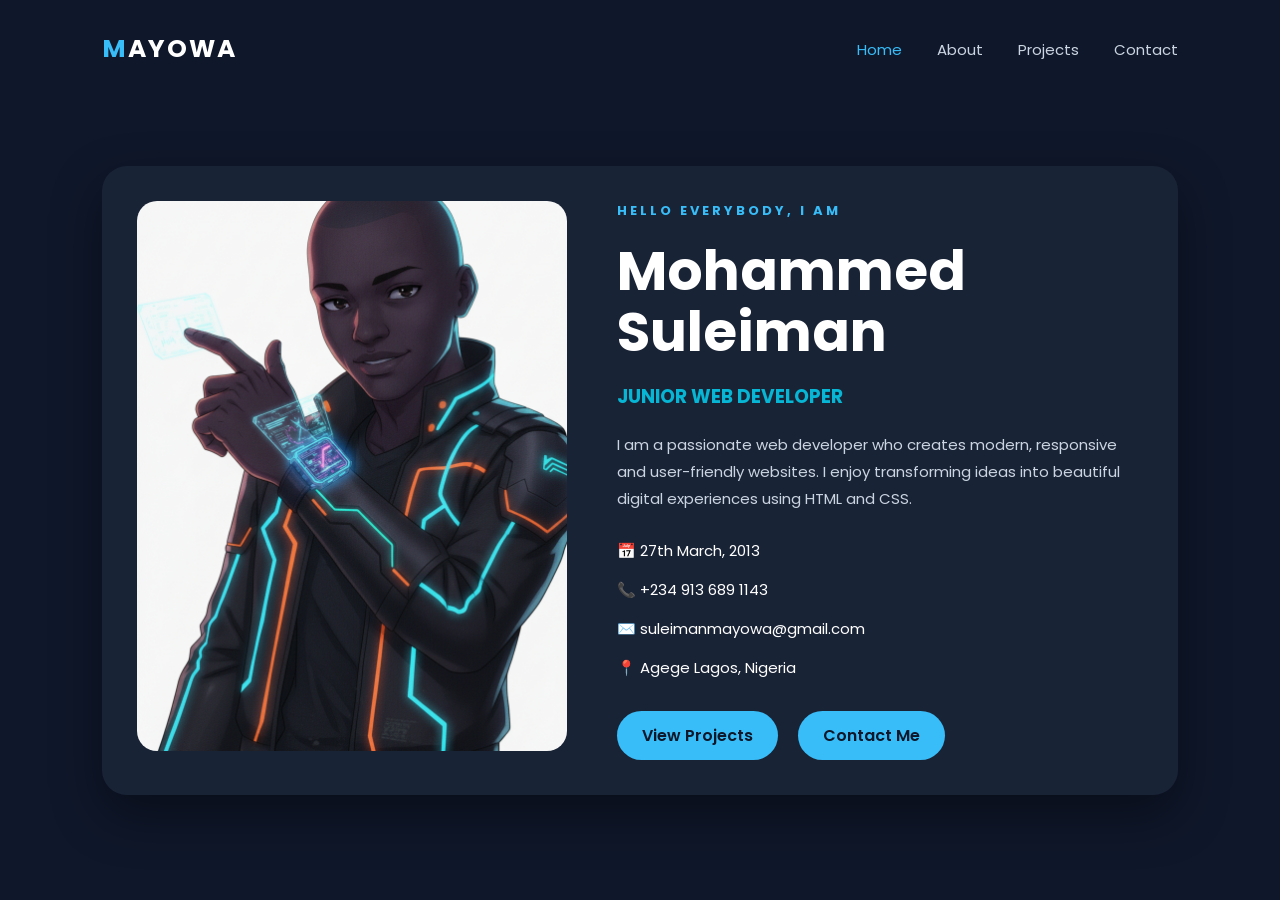
<file: index.html>
<!DOCTYPE html>
<html lang="en">
<head>

<meta charset="UTF-8">
<meta name="viewport" content="width=device-width, initial-scale=1.0">

<title>Meet Me | Web Developer</title>

<link rel="stylesheet" href="ass.css">

<link href="https://fonts.googleapis.com/css2?family=Poppins:wght@300;400;500;600;700&display=swap" rel="stylesheet">

</head>


<body>


<header>

<nav>

<h2 class="logo">
<span>M</span>AYOWA
</h2>


<ul>

<li><a href="index.html" class="active">Home</a></li>

<li><a href="about.html">About</a></li>

<li><a href="project.html">Projects</a></li>

<li><a href="contact.html">Contact</a></li>

</ul>


</nav>

</header>



<section class="hero">


<div class="card">


<div class="left">

<img src="./Image/moh.png" alt="Profile">

</div>



<div class="right">


<h5>
HELLO EVERYBODY, I AM
</h5>


<h1>
Mohammed<br>
Suleiman
</h1>


<h3>
JUNIOR WEB DEVELOPER
</h3>


<p>

I am a passionate web developer who creates
modern, responsive and user-friendly websites.

I enjoy transforming ideas into beautiful digital
experiences using HTML and CSS.

</p>



<div class="info">


<p>📅 27th March, 2013</p>

<p>📞 +234 913 689 1143</p>

<p>✉️ suleimanmayowa@gmail.com</p>

<p>📍 Agege Lagos, Nigeria</p>

</div>



<div class="buttons">

<a href="project.html">
View Projects
</a>


<a href="contact.html">
Contact Me
</a>

</div>



</div>



</div>



</section>


</body>

</html>
</file>
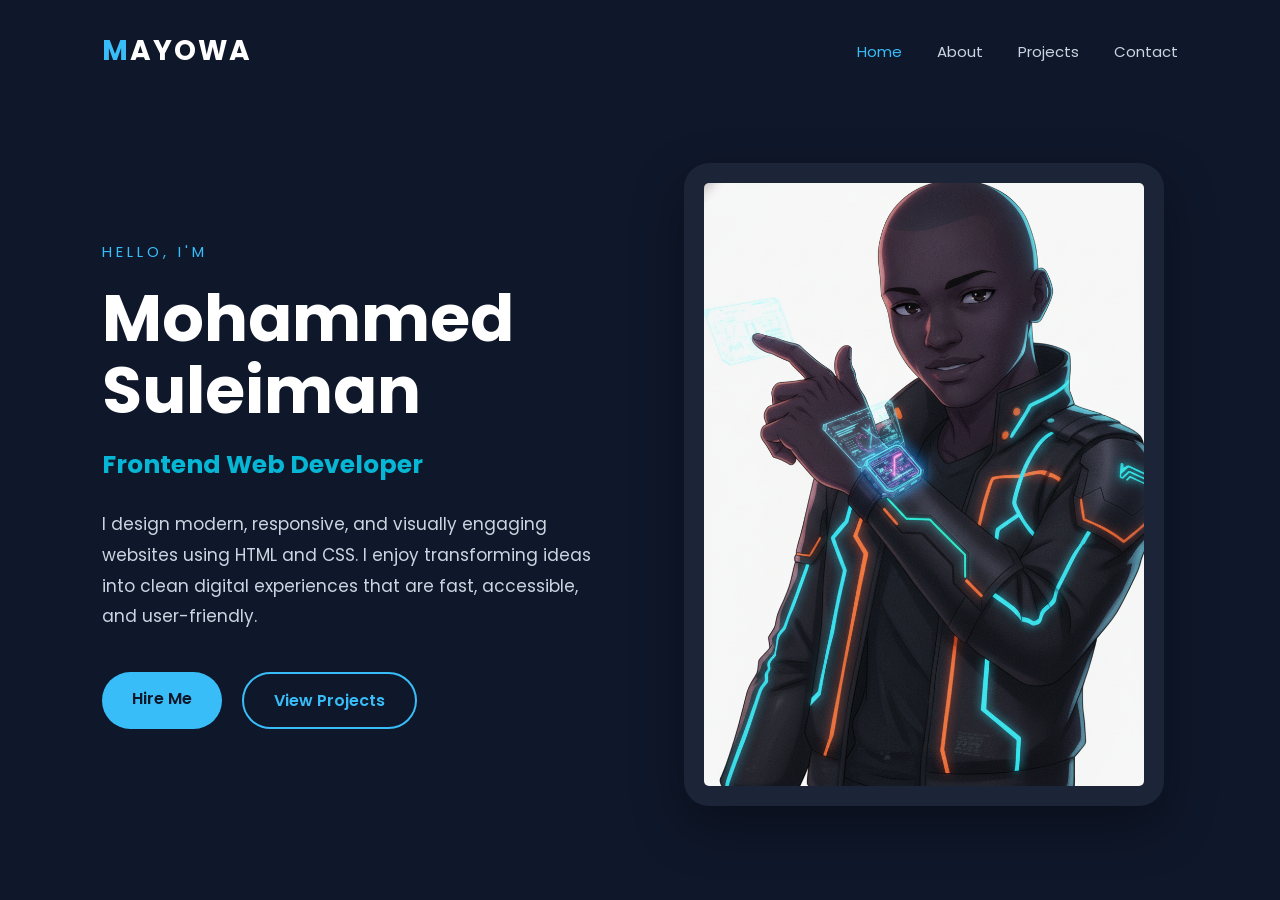
<file: portfolio/index.html>
<!DOCTYPE html>
<html lang="en">

<head>

<meta charset="UTF-8">
<meta name="viewport" content="width=device-width, initial-scale=1.0">

<title>Portfolio | Mohammed Suleiman</title>

<link rel="stylesheet" href="style/style.css">

<link href="https://fonts.googleapis.com/css2?family=Poppins:wght@300;400;500;600;700;800&display=swap" rel="stylesheet">

</head>

<body>

<header>

<nav class="navbar">

<div class="logo">

<span>M</span>AYOWA

</div>

<ul class="nav-links">

<li><a href="index.html" class="active">Home</a></li>

<li><a href="about.html">About</a></li>

<li><a href="project.html">Projects</a></li>

<li><a href="contact.html">Contact</a></li>

</ul>

</nav>

</header>


<section class="hero">

<div class="hero-content">

<p class="intro">
HELLO, I'M
</p>

<h1>

Mohammed <br>
Suleiman

</h1>

<h3>
Frontend Web Developer
</h3>

<p class="description">

I design modern, responsive, and visually engaging
websites using HTML and CSS. I enjoy transforming
ideas into clean digital experiences that are fast,
accessible, and user-friendly.

</p>

<div class="buttons">

<a href="contact.html" class="btn">
Hire Me
</a>

<a href="project.html" class="btn secondary">
View Projects
</a>

</div>

</div>



<div class="hero-image">

<img src="./image/moh.png" alt="Mohammed Suleiman">

</div>

</section>

</body>

</html>
</file>
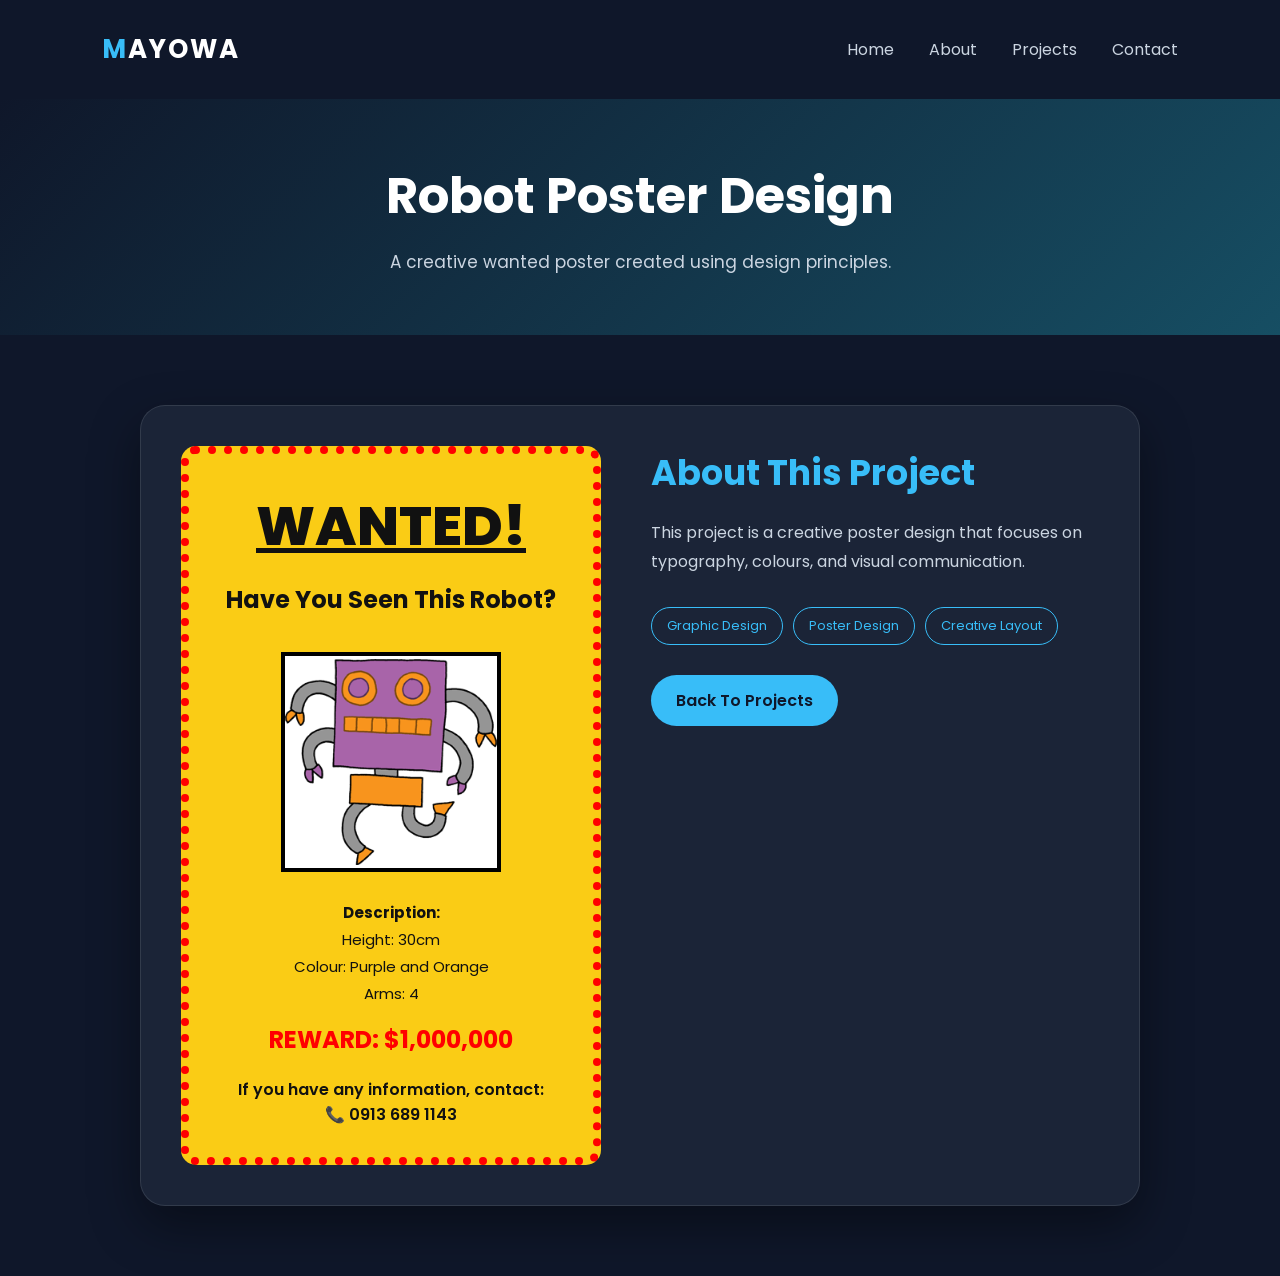
<file: Poster/index.html>
<!DOCTYPE html>
<html lang="en">

<head>

<meta charset="UTF-8">
<meta name="viewport" content="width=device-width, initial-scale=1.0">

<title>Robot Poster Project</title>

<link rel="stylesheet" href="poster.css">

<link href="https://fonts.googleapis.com/css2?family=Poppins:wght@300;400;500;600;700&display=swap" rel="stylesheet">

</head>


<body>



<header>


<nav>


<h2 class="logo">

<span>M</span>AYOWA

</h2>



<ul class="nav-links">

<li>
<a href="../index.html">Home</a>
</li>


<li>
<a href="../about.html">About</a>
</li>


<li>
<a href="../project.html" class="active">Projects</a>
</li>


<li>
<a href="../contact.html">Contact</a>
</li>


</ul>


</nav>


</header>






<section class="hero">


<h1>
Robot Poster Design
</h1>


<p>
A creative wanted poster created using design principles.
</p>


</section>







<section class="poster-section">





<div class="poster-card">



<div class="poster">


<h1>
<u>WANTED!</u>
</h1>



<h2>
Have You Seen This Robot?
</h2>




<img src="./Images/robot.png" alt="Wanted Robot">





<div class="details">


<p>
<strong>Description:</strong>
</p>


<p>
Height: 30cm
</p>


<p>
Colour: Purple and Orange
</p>


<p>
Arms: 4
</p>


</div>




<h2 class="reward">

REWARD: $1,000,000

</h2>




<p class="contact">

If you have any information,
contact:

<br>

📞 0913 689 1143

</p>



</div>






<div class="information">


<h2>
About This Project
</h2>


<p>

This project is a creative poster design
that focuses on typography, colours,
and visual communication.

</p>



<div class="skills">


<span>Graphic Design</span>

<span>Poster Design</span>

<span>Creative Layout</span>


</div>



<a href="../project.html" class="btn">

Back To Projects

</a>


</div>




</div>



</section>




</body>

</html>
</file>
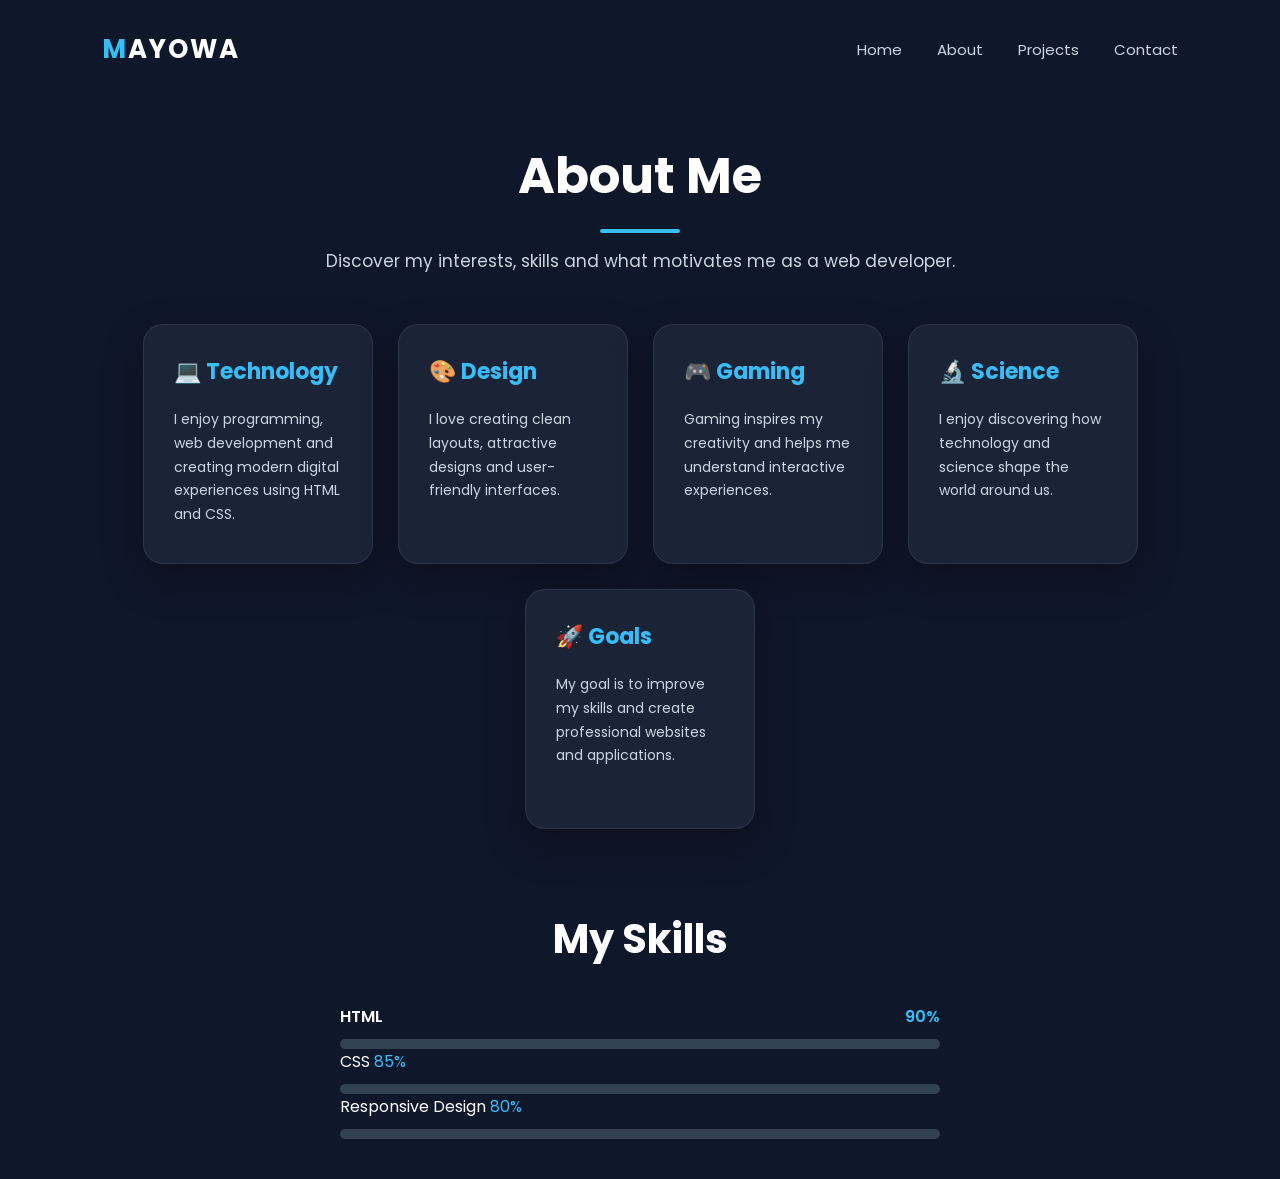
<file: about.html>
<!DOCTYPE html>
<html lang="en">

<head>

<meta charset="UTF-8">
<meta name="viewport" content="width=device-width, initial-scale=1.0">

<title>About Me</title>

<link rel="stylesheet" href="assout.css">

<link href="https://fonts.googleapis.com/css2?family=Poppins:wght@300;400;500;600;700&display=swap" rel="stylesheet">

</head>


<body>


<!-- NAVBAR -->

<header>

<nav class="navbar">


<div class="logo">

<span>M</span>AYOWA

</div>


<ul class="nav-links">


<li>
<a href="index.html">Home</a>
</li>


<li>
<a href="about.html" class="active">About</a>
</li>


<li>
<a href="project.html">Projects</a>
</li>


<li>
<a href="contact.html">Contact</a>
</li>


</ul>


</nav>

</header>




<!-- ABOUT SECTION -->


<section class="about">



<div class="about-title">


<h1>
About Me
</h1>


<p>

Discover my interests, skills and what motivates
me as a web developer.

</p>


</div>





<div class="cards">



<div class="card">

<h2>
💻 Technology
</h2>

<p>

I enjoy programming, web development and
creating modern digital experiences using
HTML and CSS.

</p>

</div>





<div class="card">

<h2>
🎨 Design
</h2>

<p>

I love creating clean layouts, attractive designs
and user-friendly interfaces.

</p>

</div>





<div class="card">

<h2>
🎮 Gaming
</h2>

<p>

Gaming inspires my creativity and helps me
understand interactive experiences.

</p>

</div>





<div class="card">

<h2>
🔬 Science
</h2>

<p>

I enjoy discovering how technology and science
shape the world around us.

</p>

</div>





<div class="card">

<h2>
🚀 Goals
</h2>

<p>

My goal is to improve my skills and create
professional websites and applications.

</p>

</div>



</div>






<!-- SKILLS -->


<div class="skills">


<h1>
My Skills
</h1>



<div class="skill-box">


<div>

HTML

<span>90%</span>

</div>

<div class="bar">

<div class="html"></div>

</div>



<div>

CSS

<span>85%</span>

</div>

<div class="bar">

<div class="css"></div>

</div>



<div>

Responsive Design

<span>80%</span>

</div>

<div class="bar">

<div class="responsive"></div>

</div>



</div>



</div>




</section>



</body>

</html>
</file>
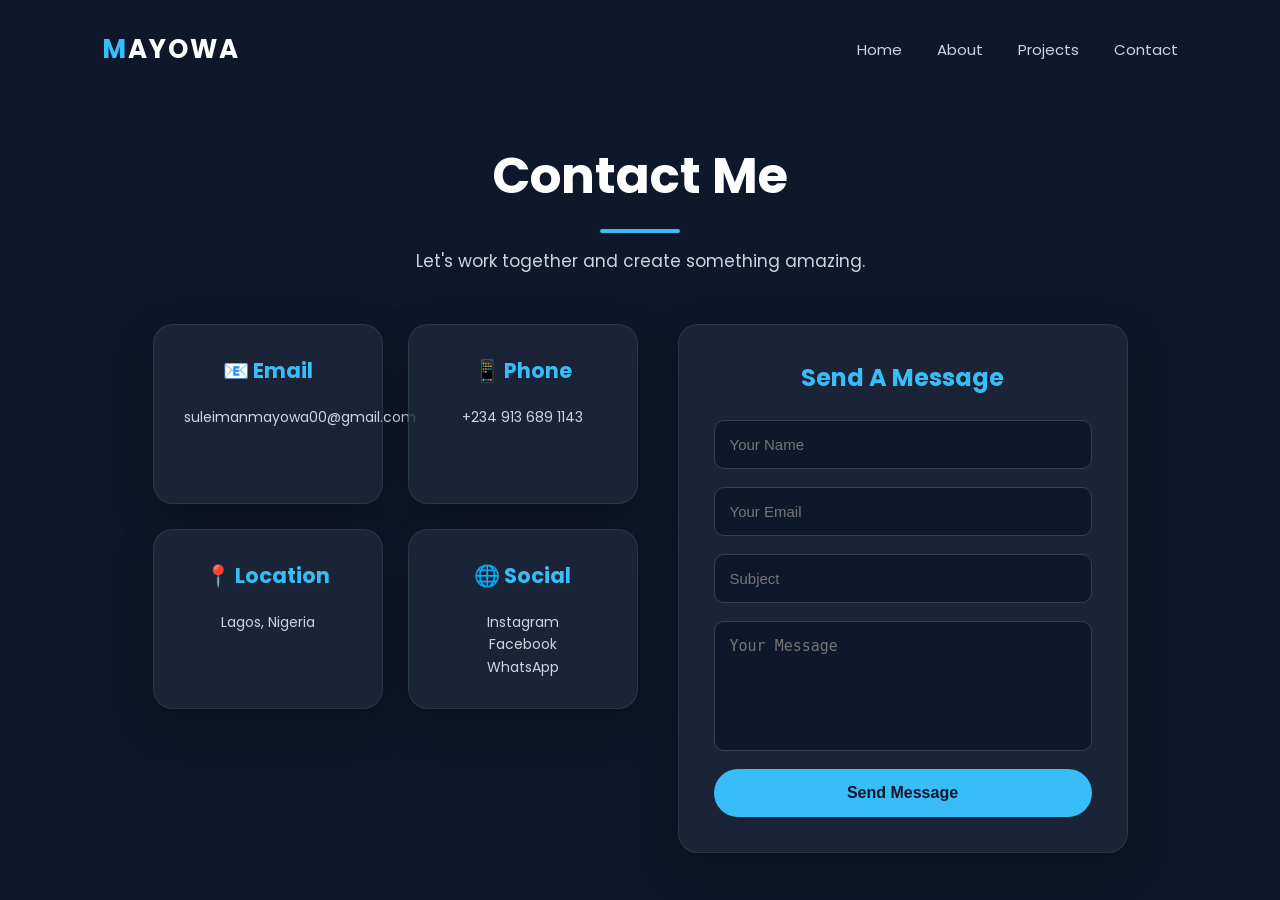
<file: contact.html>
<!DOCTYPE html>
<html lang="en">

<head>

<meta charset="UTF-8">
<meta name="viewport" content="width=device-width, initial-scale=1.0">

<title>Contact Me</title>

<link rel="stylesheet" href="assact.css">

<link href="https://fonts.googleapis.com/css2?family=Poppins:wght@300;400;500;600;700&display=swap" rel="stylesheet">

</head>


<body>


<header>

<nav class="navbar">


<div class="logo">

<span>M</span>AYOWA

</div>



<ul class="nav-links">


<li>
<a href="index.html">Home</a>
</li>


<li>
<a href="about.html">About</a>
</li>


<li>
<a href="project.html">Projects</a>
</li>


<li>
<a href="contact.html" class="active">Contact</a>
</li>


</ul>


</nav>

</header>





<section class="contact">



<div class="contact-title">


<h1>
Contact Me
</h1>


<p>
Let's work together and create something amazing.
</p>


</div>





<div class="contact-container">



<div class="contact-cards">



<div class="contact-card">

<h2>📧 Email</h2>

<p>
suleimanmayowa00@gmail.com
</p>

</div>




<div class="contact-card">

<h2>📱 Phone</h2>

<p>
+234 913 689 1143
</p>

</div>





<div class="contact-card">

<h2>📍 Location</h2>

<p>
Lagos, Nigeria
</p>

</div>




<div class="contact-card">

<h2>🌐 Social</h2>

<p>
Instagram<br>
Facebook<br>
WhatsApp
</p>

</div>



</div>






<div class="message-box">


<h2>
Send A Message
</h2>



<form>


<input type="text" placeholder="Your Name">


<input type="email" placeholder="Your Email">


<input type="text" placeholder="Subject">


<textarea placeholder="Your Message"></textarea>



<button>
Send Message
</button>


</form>



</div>



</div>



</section>



</body>

</html>
</file>
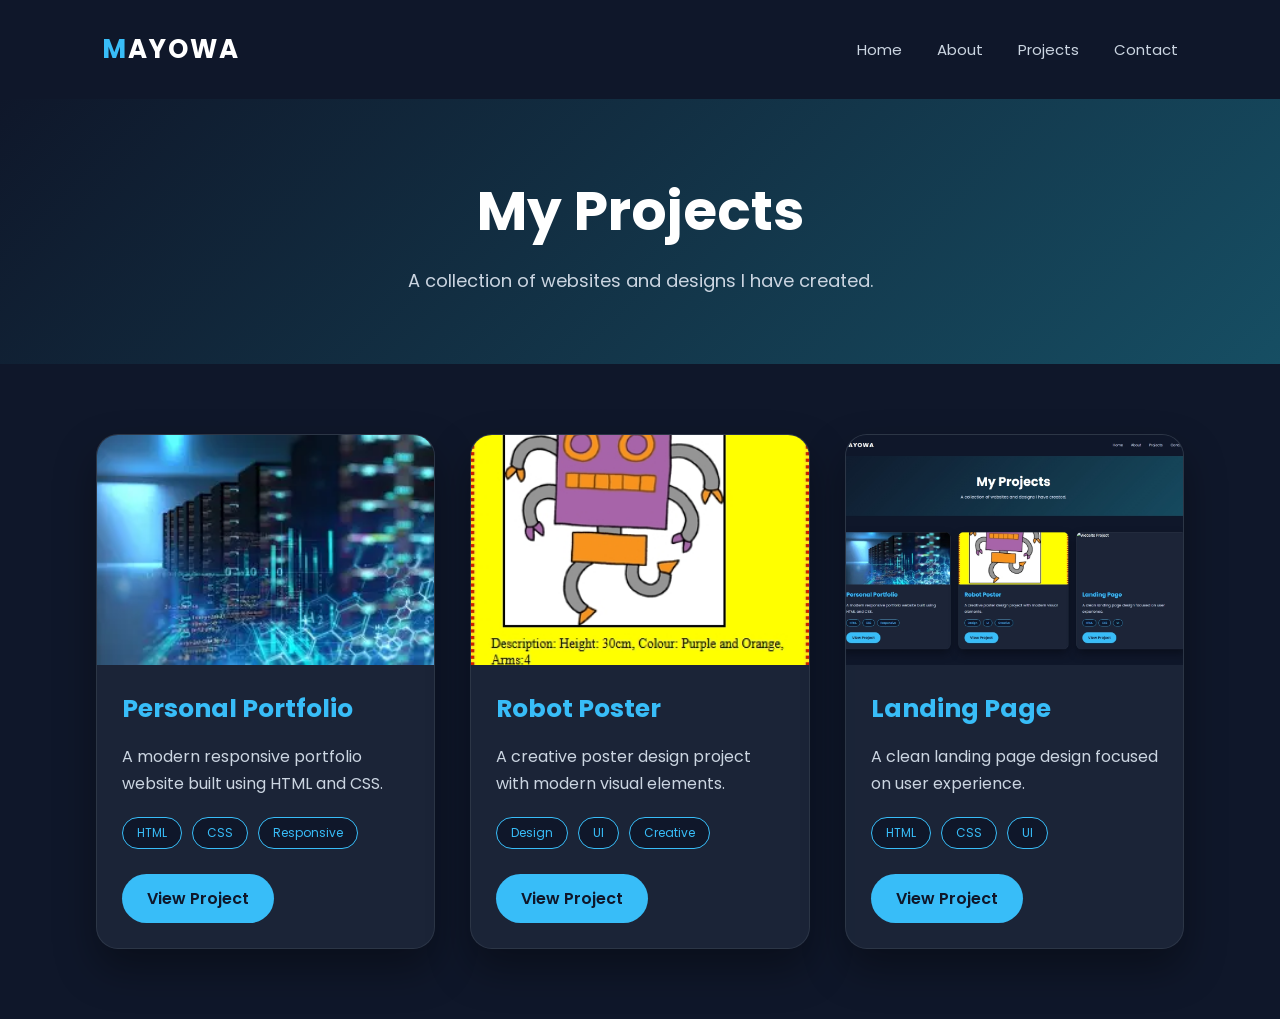
<file: project.html>
<!DOC<!DOCTYPE html>
<html lang="en">

<head>

<meta charset="UTF-8">
<meta name="viewport" content="width=device-width, initial-scale=1.0">

<title>My Projects</title>

<link rel="stylesheet" href="assect.css">


<link href="https://fonts.googleapis.com/css2?family=Poppins:wght@300;400;500;600;700&display=swap" rel="stylesheet">


</head>


<body>



<header>

<nav>


<h2 class="logo">

<span>M</span>AYOWA

</h2>



<ul class="nav-links">


<li>
<a href="index.html">Home</a>
</li>


<li>
<a href="about.html">About</a>
</li>


<li>
<a href="project.html" class="active">Projects</a>
</li>


<li>
<a href="contact.html">Contact</a>
</li>



</ul>


</nav>

</header>






<section class="hero">


<h1>
My Projects
</h1>


<p>
A collection of websites and designs I have created.
</p>



</section>







<section class="projects">





<div class="card">


<img src="Image/tech.webp" alt="Portfolio Project">


<div class="content">


<h2>
Personal Portfolio
</h2>


<p>

A modern responsive portfolio website
built using HTML and CSS.

</p>



<div class="tags">

<span>HTML</span>
<span>CSS</span>
<span>Responsive</span>

</div>



<a href="portfolio/index.html" class="btn">

View Project

</a>


</div>


</div>









<div class="card">


<img src="Image/Screenshot_5-8-2026_102348_127.0.0.1.jpeg" alt="Poster Project">



<div class="content">


<h2>
Robot Poster
</h2>


<p>

A creative poster design project
with modern visual elements.

</p>



<div class="tags">

<span>Design</span>
<span>UI</span>
<span>Creative</span>

</div>




<a href="Poster/index.html" class="btn">

View Project

</a>


</div>


</div>







<div class="card">


<img src="Image/Screenshot_5-8-2026_142232_127.0.0.1.jpeg" alt="Website Project">



<div class="content">


<h2>
Landing Page
</h2>


<p>

A clean landing page design focused
on user experience.

</p>



<div class="tags">

<span>HTML</span>
<span>CSS</span>
<span>UI</span>

</div>




<a href="project.html" class="btn">

View Project

</a>


</div>


</div>





</section>




</body>

</html>
</file>
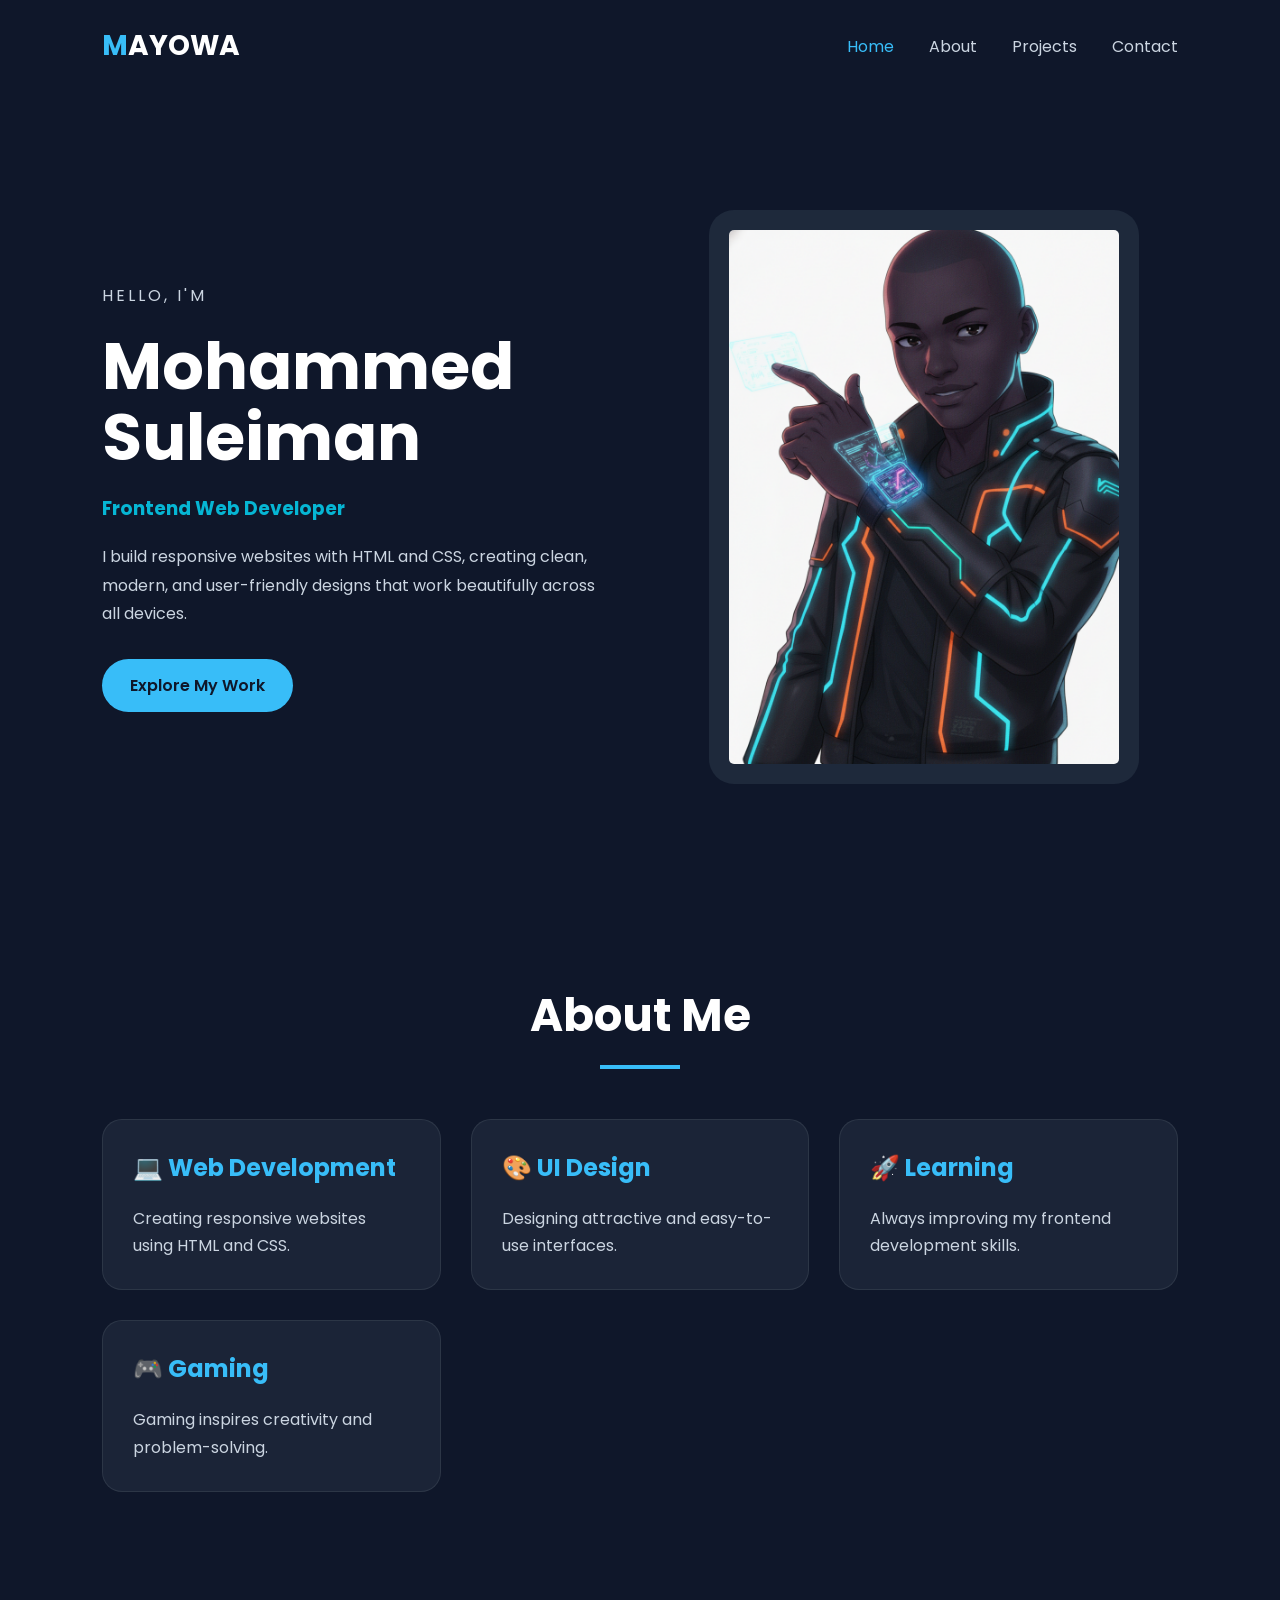
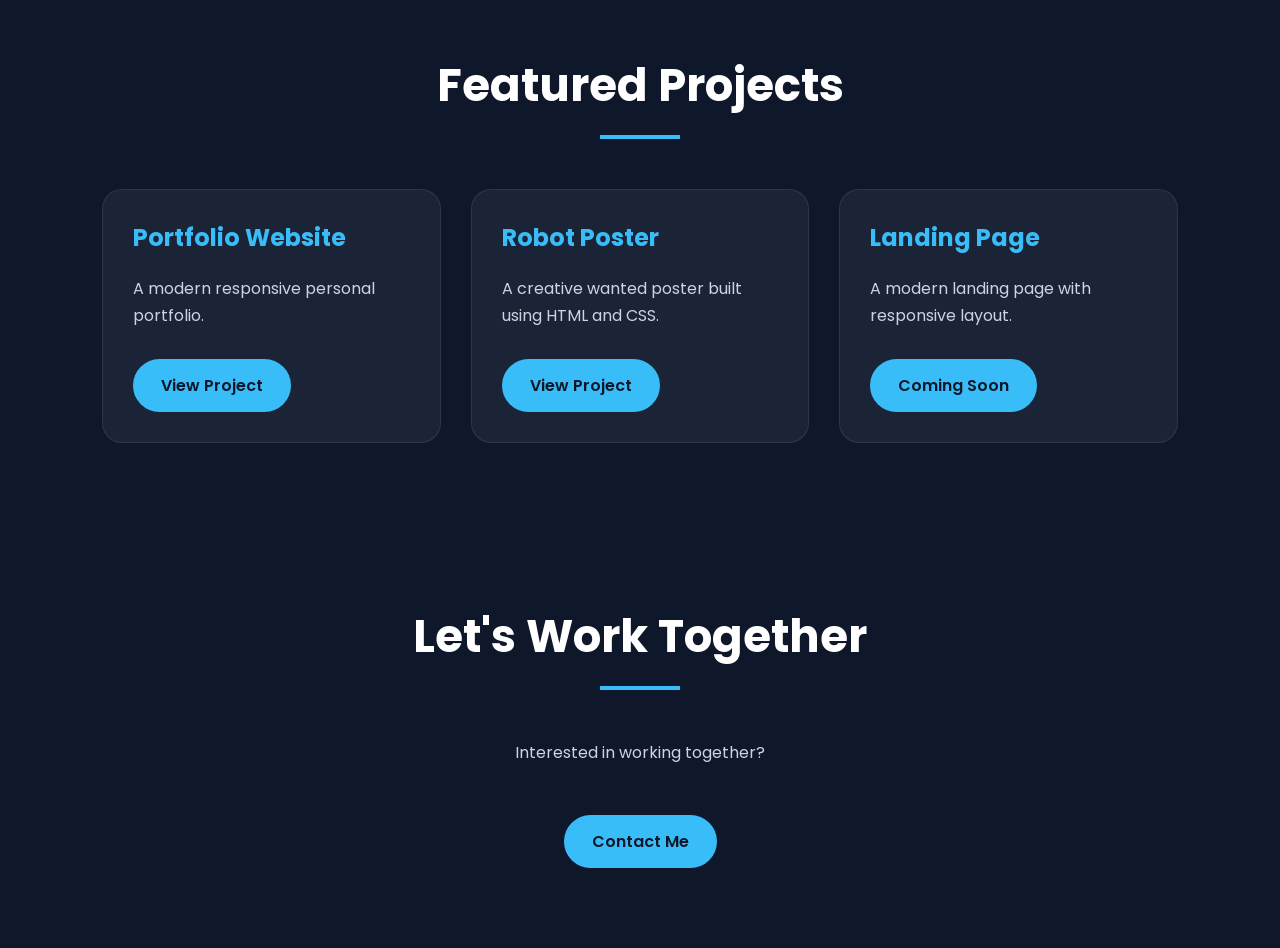
<file: portfolio/about.html>
<!DOCTYPE html>
<html lang="en">

<head>

<meta charset="UTF-8">
<meta name="viewport" content="width=device-width, initial-scale=1.0">

<title>Mohammed Suleiman | Portfolio</title>

<link rel="stylesheet" href="style/style3.css">

<link href="https://fonts.googleapis.com/css2?family=Poppins:wght@300;400;500;600;700;800&display=swap" rel="stylesheet">

</head>

<body>

<header>

<nav>

<h2 class="logo">
<span>M</span>AYOWA
</h2>

<ul>

<li><a href="#home" class="active">Home</a></li>

<li><a href="#about">About</a></li>

<li><a href="#projects">Projects</a></li>

<li><a href="#contact">Contact</a></li>

</ul>

</nav>

</header>

<!-- HERO -->

<section id="home" class="hero">

<div class="hero-text">

<p class="small-title">
HELLO, I'M
</p>

<h1>
Mohammed <br>
Suleiman
</h1>

<h3>
Frontend Web Developer
</h3>

<p>

I build responsive websites with HTML and CSS,
creating clean, modern, and user-friendly designs
that work beautifully across all devices.

</p>

<a href="#projects" class="btn">
Explore My Work
</a>

</div>

<div class="hero-image">

<img src="./image/moh.png" alt="Mohammed Suleiman">

</div>

</section>

<!-- ABOUT -->

<section id="about">

<h1 class="title">
About Me
</h1>

<div class="cards">

<div class="card">

<h2>💻 Web Development</h2>

<p>

Creating responsive websites using HTML and CSS.

</p>

</div>

<div class="card">

<h2>🎨 UI Design</h2>

<p>

Designing attractive and easy-to-use interfaces.

</p>

</div>

<div class="card">

<h2>🚀 Learning</h2>

<p>

Always improving my frontend development skills.

</p>

</div>

<div class="card">

<h2>🎮 Gaming</h2>

<p>

Gaming inspires creativity and problem-solving.

</p>

</div>

</div>

</section>

<!-- PROJECTS -->

<section id="projects">

<h1 class="title">
Featured Projects
</h1>

<div class="cards">

<div class="card">

<h2>Portfolio Website</h2>

<p>

A modern responsive personal portfolio.

</p>

<a href="project.html" class="project-btn">

View Project

</a>

</div>

<div class="card">

<h2>Robot Poster</h2>

<p>

A creative wanted poster built using HTML and CSS.

</p>

<a href="Poster/index.html" class="project-btn">

View Project

</a>

</div>

<div class="card">

<h2>Landing Page</h2>

<p>

A modern landing page with responsive layout.

</p>

<a href="#" class="project-btn">

Coming Soon

</a>

</div>

</div>

</section>

<!-- CONTACT -->

<section id="contact">

<h1 class="title">
Let's Work Together
</h1>

<p>

Interested in working together?

</p>

<a href="contact.html" class="btn">

Contact Me

</a>

</section>

</body>

</html>
</file>
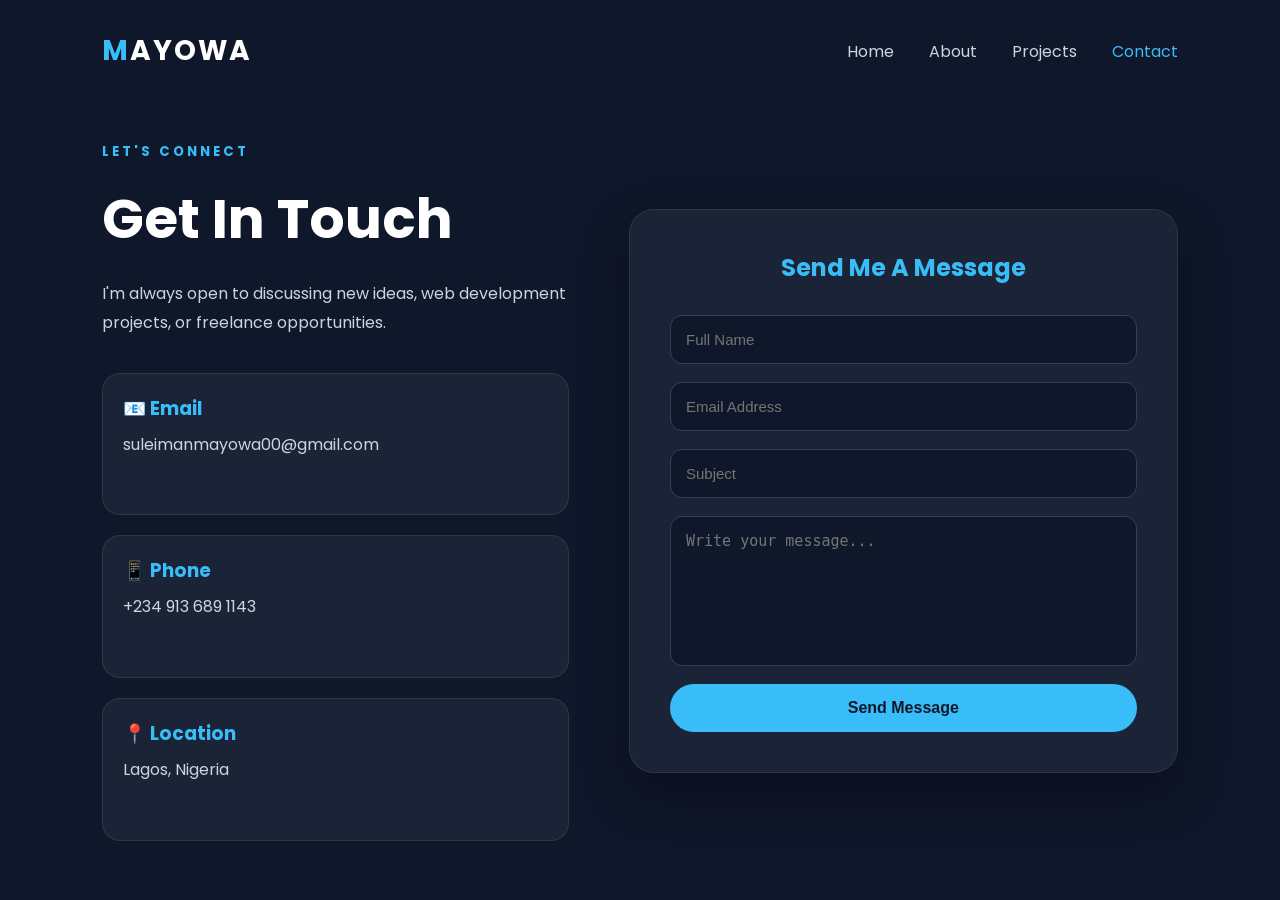
<file: portfolio/contact.html>
<!DOCTYPE html>
<html lang="en">

<head>

<meta charset="UTF-8">
<meta name="viewport" content="width=device-width, initial-scale=1.0">

<title>Contact | Mohammed Suleiman</title>

<link rel="stylesheet" href="style/style2.css">

<link href="https://fonts.googleapis.com/css2?family=Poppins:wght@300;400;500;600;700&display=swap" rel="stylesheet">

</head>

<body>

<header>

<nav>

<h2 class="logo">

<span>M</span>AYOWA

</h2>

<ul>

<li><a href="index.html">Home</a></li>

<li><a href="about.html">About</a></li>

<li><a href="project.html">Projects</a></li>

<li><a href="contact.html" class="active">Contact</a></li>

</ul>

</nav>

</header>



<section class="contact">

<div class="contact-info">

<h5>
LET'S CONNECT
</h5>

<h1>
Get In Touch
</h1>

<p>

I'm always open to discussing new ideas,
web development projects, or freelance opportunities.

</p>

<div class="details">

<div class="detail">

<h3>📧 Email</h3>

<p>suleimanmayowa00@gmail.com</p>

</div>

<div class="detail">

<h3>📱 Phone</h3>

<p>+234 913 689 1143</p>

</div>

<div class="detail">

<h3>📍 Location</h3>

<p>Lagos, Nigeria</p>

</div>

</div>

</div>

<div class="contact-form">

<h2>
Send Me A Message
</h2>

<form>

<input
type="text"
placeholder="Full Name"
required>

<input
type="email"
placeholder="Email Address"
required>

<input
type="text"
placeholder="Subject"
required>

<textarea
placeholder="Write your message..."
required></textarea>

<button type="submit">

Send Message

</button>

</form>

</div>

</section>

</body>

</html>
</file>
<file: ass.css>
*{

margin:0;
padding:0;
box-sizing:border-box;

}


body{

font-family:'Poppins',sans-serif;

background:#0f172a;

color:white;

min-height:100vh;

}



/* NAVBAR */


header{

padding:30px 8%;

}


nav{

display:flex;

justify-content:space-between;

align-items:center;

}



.logo{

font-size:25px;

letter-spacing:2px;

}


.logo span{

color:#38bdf8;

}



nav ul{

display:flex;

gap:35px;

list-style:none;

}



nav a{

text-decoration:none;

color:#cbd5e1;

font-size:15px;

transition:.3s;

}



nav a:hover,
.active{

color:#38bdf8;

}



/* HERO */


.hero{

min-height:85vh;

display:flex;

justify-content:center;

align-items:center;

padding:40px 8%;

}




.card{

max-width:1100px;

width:100%;

display:flex;

gap:50px;

padding:35px;

background:

rgba(30,41,59,.75);

backdrop-filter:blur(15px);

border-radius:25px;

box-shadow:
0 20px 50px rgba(0,0,0,.4);

transition:.4s;

}



.card:hover{

transform:translateY(-10px);

}



/* IMAGE */


.left{

width:45%;

}



.left img{

width:100%;

height:550px;

object-fit:cover;

border-radius:20px;

}



.left img:hover{

transform:scale(1.03);

}



/* TEXT */


.right{

width:55%;

}



.right h5{

color:#38bdf8;

letter-spacing:3px;

font-size:13px;

}



.right h1{

font-size:55px;

line-height:1.1;

margin:20px 0;

}



.right h3{

color:#06b6d4;

margin-bottom:20px;

}



.right p{

color:#cbd5e1;

line-height:1.8;

font-size:15px;

}



.info{

margin-top:25px;

}



.info p{

margin:12px 0;

color:white;

}



/* BUTTONS */


.buttons{

margin-top:30px;

display:flex;

gap:20px;

}



.buttons a{

padding:12px 25px;

border-radius:30px;

background:#38bdf8;

color:#0f172a;

text-decoration:none;

font-weight:600;

transition:.3s;

}



.buttons a:hover{

background:white;

transform:translateY(-5px);

}



/* RESPONSIVE */


@media(max-width:900px){


nav{

flex-direction:column;

gap:20px;

}


nav ul{

gap:20px;

}


.card{

flex-direction:column;

}



.left,
.right{

width:100%;

}


.left img{

height:400px;

}



.right h1{

font-size:40px;

}


}



@media(max-width:500px){


header{

padding:25px;

}



nav ul{

flex-direction:column;

align-items:center;

}



.hero{

padding:20px;

}



.card{

padding:20px;

}



.left img{

height:350px;

}



.right h1{

font-size:32px;

}



.buttons{

flex-direction:column;

}



.buttons a{

text-align:center;

}


}
</file>
<file: portfolio/style/style.css>
*{

margin:0;
padding:0;
box-sizing:border-box;

}

html{

scroll-behavior:smooth;

}

body{

font-family:'Poppins',sans-serif;
background:#0f172a;
color:#fff;
overflow-x:hidden;

}

/* ===========================
NAVBAR
=========================== */

header{

padding:30px 8%;

}

.navbar{

display:flex;
justify-content:space-between;
align-items:center;

}

.logo{

font-size:28px;
font-weight:700;
letter-spacing:2px;

}

.logo span{

color:#38bdf8;

}

.nav-links{

display:flex;
gap:35px;
list-style:none;

}

.nav-links a{

text-decoration:none;
color:#cbd5e1;
font-size:15px;
transition:.3s;

}

.nav-links a:hover,
.nav-links .active{

color:#38bdf8;

}

/* ===========================
HERO
=========================== */

.hero{

min-height:85vh;

display:flex;

align-items:center;

justify-content:space-between;

padding:40px 8%;

gap:60px;

}

/* LEFT */

.hero-content{

flex:1;

}

.intro{

color:#38bdf8;

letter-spacing:4px;

font-size:15px;

margin-bottom:20px;

}

.hero-content h1{

font-size:65px;

line-height:1.1;

margin-bottom:20px;

}

.hero-content h3{

color:#06b6d4;

margin-bottom:25px;

font-size:25px;

}

.description{

color:#cbd5e1;

font-size:17px;

line-height:1.8;

max-width:600px;

}

/* BUTTONS */

.buttons{

display:flex;

gap:20px;

margin-top:40px;

}

.btn{

padding:14px 30px;

background:#38bdf8;

color:#0f172a;

text-decoration:none;

font-weight:600;

border-radius:40px;

transition:.3s;

}

.btn:hover{

background:white;

transform:translateY(-5px);

}

.secondary{

background:transparent;

border:2px solid #38bdf8;

color:#38bdf8;

}

.secondary:hover{

background:#38bdf8;

color:#0f172a;

}

/* IMAGE */

.hero-image{

flex:1;

display:flex;

justify-content:center;

}

.hero-image img{

width:100%;

max-width:480px;

border-radius:25px;

background:rgba(30,41,59,.8);

padding:20px;

box-shadow:0 20px 50px rgba(0,0,0,.35);

transition:.4s;

}

.hero-image img:hover{

transform:translateY(-10px) scale(1.02);

}

/* ===========================
RESPONSIVE
=========================== */

@media(max-width:992px){

.hero{

flex-direction:column-reverse;

text-align:center;

}

.description{

margin:auto;

}

.buttons{

justify-content:center;

}

.hero-content h1{

font-size:48px;

}

.hero-image img{

max-width:380px;

}

}

@media(max-width:768px){

.navbar{

flex-direction:column;

gap:25px;

}

.nav-links{

gap:20px;

flex-wrap:wrap;

justify-content:center;

}

.hero-content h1{

font-size:38px;

}

.hero-content h3{

font-size:20px;

}

.description{

font-size:15px;

}

.buttons{

flex-direction:column;

}

.btn{

text-align:center;

}

.hero-image img{

max-width:300px;

}

}
</file>
<file: Poster/poster.css>
*{

margin:0;
padding:0;
box-sizing:border-box;

}



body{

font-family:'Poppins',sans-serif;

background:#0f172a;

color:white;

}




/* NAVBAR */


header{

padding:30px 8%;

}


nav{

display:flex;

justify-content:space-between;

align-items:center;

}



.logo{

font-size:26px;

font-weight:700;

letter-spacing:2px;

}



.logo span{

color:#38bdf8;

}




.nav-links{

display:flex;

gap:35px;

list-style:none;

}



.nav-links a{

text-decoration:none;

color:#cbd5e1;

transition:.3s;

}



.nav-links a:hover,
.active{

color:#38bdf8;

}






/* HERO */


.hero{

padding:60px 20px;

text-align:center;

background:

linear-gradient(
135deg,
#0f172a,
#164e63
);

}



.hero h1{

font-size:50px;

margin-bottom:15px;

}



.hero p{

color:#cbd5e1;

font-size:17px;

}





/* MAIN SECTION */


.poster-section{

padding:70px 8%;

display:flex;

justify-content:center;

}



.poster-card{

max-width:1000px;

width:100%;

display:flex;

gap:50px;

background:

rgba(30,41,59,.8);

padding:40px;

border-radius:25px;

box-shadow:
0 20px 50px rgba(0,0,0,.4);

border:1px solid rgba(255,255,255,.1);

}







/* POSTER */


.poster{

width:420px;

background:#facc15;

color:#111;

padding:30px;

border:8px dotted red;

text-align:center;

border-radius:15px;

transition:.4s;

}



.poster:hover{

transform:scale(1.03);

}




.poster h1{

font-size:55px;

font-weight:800;

}



.poster h2{

margin:15px 0;

}



.poster img{

width:220px;

height:220px;

object-fit:contain;

background:white;

border:4px solid black;

margin:20px;

}



.details{

font-size:15px;

line-height:1.8;

}




.reward{

color:red;

font-size:24px;

}




.contact{

font-weight:600;

margin-top:20px;

}







/* INFORMATION */


.information{

flex:1;

}



.information h2{

font-size:35px;

color:#38bdf8;

margin-bottom:20px;

}



.information p{

color:#cbd5e1;

line-height:1.8;

}



.skills{

display:flex;

gap:10px;

flex-wrap:wrap;

margin:30px 0;

}



.skills span{

padding:8px 15px;

border-radius:20px;

border:1px solid #38bdf8;

color:#38bdf8;

font-size:13px;

}




.btn{

display:inline-block;

padding:13px 25px;

background:#38bdf8;

color:#0f172a;

text-decoration:none;

border-radius:30px;

font-weight:600;

transition:.3s;

}



.btn:hover{

background:white;

transform:translateY(-5px);

}





/* RESPONSIVE */


@media(max-width:900px){


.poster-card{

flex-direction:column;

align-items:center;

}



.poster{

width:100%;

max-width:420px;

}


.information{

text-align:center;

}



}



@media(max-width:600px){


nav{

flex-direction:column;

gap:25px;

}



.nav-links{

gap:20px;

flex-wrap:wrap;

justify-content:center;

}



.hero h1{

font-size:35px;

}



.poster{

padding:20px;

}



.poster h1{

font-size:40px;

}


}
</file>
<file: assout.css>
*{

margin:0;
padding:0;
box-sizing:border-box;

}


body{

font-family:'Poppins',sans-serif;

background:#0f172a;

color:white;

}




/* NAVBAR */


header{

padding:30px 8%;

}



.navbar{

display:flex;

justify-content:space-between;

align-items:center;

}



.logo{

font-size:26px;

font-weight:700;

letter-spacing:2px;

}



.logo span{

color:#38bdf8;

}




.nav-links{

display:flex;

gap:35px;

list-style:none;

}



.nav-links a{

color:#cbd5e1;

text-decoration:none;

font-size:15px;

transition:.3s;

}



.nav-links a:hover,
.active{

color:#38bdf8;

}





/* ABOUT */


.about{

padding:40px 8%;

}



.about-title{

text-align:center;

margin-bottom:50px;

}



.about-title h1{

font-size:50px;

}



.about-title h1::after{

content:"";

display:block;

width:80px;

height:4px;

background:#38bdf8;

margin:15px auto;

border-radius:20px;

}



.about-title p{

color:#cbd5e1;

font-size:17px;

}





/* CARDS */


.cards{

display:flex;

justify-content:center;

gap:25px;

flex-wrap:wrap;

}



.card{

width:230px;

min-height:240px;

padding:30px;

background:rgba(30,41,59,.8);

border-radius:20px;

border:1px solid rgba(255,255,255,.08);

box-shadow:0 15px 40px rgba(0,0,0,.3);

transition:.4s;

}



.card:hover{

transform:translateY(-12px);

border-color:#38bdf8;

}



.card h2{

color:#38bdf8;

font-size:22px;

margin-bottom:20px;

}



.card p{

color:#cbd5e1;

line-height:1.7;

font-size:14px;

}





/* SKILLS */


.skills{

margin-top:80px;

text-align:center;

}



.skills h1{

font-size:40px;

margin-bottom:35px;

}




.skill-box{

max-width:600px;

margin:auto;

text-align:left;

}




.skill-box div:first-child{

display:flex;

justify-content:space-between;

margin-top:20px;

font-weight:600;

}



.skill-box span{

color:#38bdf8;

}



.bar{

height:10px;

background:#334155;

border-radius:20px;

overflow:hidden;

margin-top:10px;

}



.bar div{

height:100%;

background:#38bdf8;

border-radius:20px;

}



.html{

width:90%;

}



.css{

width:85%;

}



.responsive{

width:80%;

}




/* RESPONSIVE */


@media(max-width:800px){


.navbar{

flex-direction:column;

gap:25px;

}


.nav-links{

gap:20px;

}


.about-title h1{

font-size:38px;

}


.card{

width:90%;

}


}
</file>
<file: assact.css>
*{

margin:0;
padding:0;
box-sizing:border-box;

}


body{

font-family:'Poppins',sans-serif;

background:#0f172a;

color:white;

}





/* NAVBAR */


header{

padding:30px 8%;

}



.navbar{

display:flex;

justify-content:space-between;

align-items:center;

}



.logo{

font-size:26px;

font-weight:700;

letter-spacing:2px;

}



.logo span{

color:#38bdf8;

}



.nav-links{

display:flex;

gap:35px;

list-style:none;

}



.nav-links a{

text-decoration:none;

color:#cbd5e1;

font-size:15px;

transition:.3s;

}



.nav-links a:hover,
.active{

color:#38bdf8;

}





/* CONTACT */


.contact{

padding:40px 8%;

}



.contact-title{

text-align:center;

margin-bottom:50px;

}



.contact-title h1{

font-size:50px;

}



.contact-title h1::after{

content:"";

display:block;

height:4px;

width:80px;

background:#38bdf8;

margin:15px auto;

border-radius:20px;

}



.contact-title p{

color:#cbd5e1;

font-size:17px;

}





.contact-container{

display:flex;

justify-content:center;

gap:40px;

align-items:flex-start;

}





/* CARDS */


.contact-cards{

display:grid;

grid-template-columns:repeat(2,230px);

gap:25px;

}




.contact-card{

background:rgba(30,41,59,.8);

padding:30px;

height:180px;

border-radius:20px;

text-align:center;

border:1px solid rgba(255,255,255,.08);

transition:.4s;

box-shadow:0 15px 40px rgba(0,0,0,.3);

}



.contact-card:hover{

transform:translateY(-10px);

border-color:#38bdf8;

}



.contact-card h2{

color:#38bdf8;

font-size:21px;

margin-bottom:20px;

}



.contact-card p{

color:#cbd5e1;

line-height:1.6;

font-size:14px;

}





/* FORM */


.message-box{

width:450px;

background:rgba(30,41,59,.8);

padding:35px;

border-radius:20px;

border:1px solid rgba(255,255,255,.08);

box-shadow:0 15px 40px rgba(0,0,0,.3);

}



.message-box h2{

text-align:center;

margin-bottom:25px;

color:#38bdf8;

}



form{

display:flex;

flex-direction:column;

gap:18px;

}



input,
textarea{


padding:15px;

background:#0f172a;

border:1px solid #334155;

border-radius:10px;

color:white;

font-size:15px;

outline:none;

}



input:focus,
textarea:focus{

border-color:#38bdf8;

}



textarea{

height:130px;

resize:none;

}



button{


padding:15px;

border:none;

border-radius:30px;

background:#38bdf8;

color:#0f172a;

font-size:16px;

font-weight:600;

cursor:pointer;

transition:.3s;

}



button:hover{

background:white;

transform:translateY(-5px);

}






/* RESPONSIVE */


@media(max-width:1000px){


.contact-container{

flex-direction:column;

align-items:center;

}


.message-box{

width:100%;

max-width:500px;

}


}




@media(max-width:700px){



.navbar{

flex-direction:column;

gap:25px;

}



.nav-links{

gap:20px;

}



.contact-cards{

grid-template-columns:1fr;

}



.contact-title h1{

font-size:38px;

}



}
</file>
<file: assect.css>
*{

margin:0;
padding:0;
box-sizing:border-box;

}



body{

font-family:'Poppins',sans-serif;

background:#0f172a;

color:white;

}



/* NAVBAR */


header{

padding:30px 8%;

}



nav{

display:flex;

justify-content:space-between;

align-items:center;

}



.logo{

font-size:26px;

font-weight:700;

letter-spacing:2px;

}



.logo span{

color:#38bdf8;

}



.nav-links{

display:flex;

gap:35px;

list-style:none;

}



.nav-links a{

color:#cbd5e1;

text-decoration:none;

transition:.3s;

font-size:15px;

}



.nav-links a:hover,
.active{

color:#38bdf8;

}






/* HERO */


.hero{

text-align:center;

padding:70px 20px;

background:

linear-gradient(
135deg,
#0f172a,
#164e63
);

}



.hero h1{

font-size:55px;

margin-bottom:15px;

}



.hero p{

color:#cbd5e1;

font-size:18px;

}







/* PROJECTS */


.projects{

width:85%;

margin:70px auto;

display:grid;

grid-template-columns:
repeat(auto-fit,minmax(300px,1fr));

gap:35px;

}






/* CARD */


.card{

background:

rgba(30,41,59,.8);

border-radius:22px;

overflow:hidden;

border:1px solid rgba(255,255,255,.08);

box-shadow:
0 20px 40px rgba(0,0,0,.35);

transition:.4s;

}



.card:hover{

transform:translateY(-12px);

border-color:#38bdf8;

}




.card img{

width:100%;

height:230px;

object-fit:cover;

transition:.5s;

}



.card:hover img{

transform:scale(1.1);

}





.content{

padding:25px;

}



.content h2{

color:#38bdf8;

margin-bottom:15px;

font-size:25px;

}



.content p{

color:#cbd5e1;

line-height:1.7;

margin-bottom:20px;

}






/* TAGS */


.tags{

display:flex;

gap:10px;

flex-wrap:wrap;

margin-bottom:25px;

}



.tags span{

background:#0f172a;

border:1px solid #38bdf8;

color:#38bdf8;

padding:6px 14px;

border-radius:20px;

font-size:12px;

}






/* BUTTON */


.btn{

display:inline-block;

padding:12px 25px;

background:#38bdf8;

color:#0f172a;

border-radius:30px;

font-weight:600;

text-decoration:none;

transition:.3s;

}



.btn:hover{

background:white;

transform:translateY(-5px);

}







/* RESPONSIVE */


@media(max-width:800px){


nav{

flex-direction:column;

gap:25px;

}


.nav-links{

gap:20px;

flex-wrap:wrap;

justify-content:center;

}


.hero h1{

font-size:38px;

}



.projects{

width:92%;

}



}





@media(max-width:500px){


.hero h1{

font-size:30px;

}


.card img{

height:200px;

}



.btn{

width:100%;

text-align:center;

}


}
</file>
<file: portfolio/style/style3.css>
*{
margin:0;
padding:0;
box-sizing:border-box;
}

html{
scroll-behavior:smooth;
}

body{

font-family:'Poppins',sans-serif;
background:#0f172a;
color:white;

}

/* NAVIGATION */

header{

padding:25px 8%;

}

nav{

display:flex;
justify-content:space-between;
align-items:center;

}

.logo{

font-size:28px;
font-weight:700;

}

.logo span{

color:#38bdf8;

}

nav ul{

display:flex;
gap:35px;
list-style:none;

}

nav a{

text-decoration:none;
color:#cbd5e1;
transition:.3s;

}

nav a:hover,
.active{

color:#38bdf8;

}

/* HERO */

.hero{

min-height:90vh;

display:flex;
justify-content:space-between;
align-items:center;

padding:40px 8%;

gap:60px;

}

.hero-text{

flex:1;

}

.small-title{

letter-spacing:3px;
color:#38bdf8;
margin-bottom:20px;

}

.hero h1{

font-size:65px;
line-height:1.1;

margin-bottom:20px;

}

.hero h3{

color:#06b6d4;
margin-bottom:20px;

}

.hero p{

color:#cbd5e1;
line-height:1.8;
max-width:550px;

}

.hero-image{

flex:1;
display:flex;
justify-content:center;

}

.hero-image img{

width:100%;
max-width:430px;

border-radius:25px;

background:#1e293b;

padding:20px;

transition:.4s;

}

.hero-image img:hover{

transform:translateY(-10px);

}

/* BUTTON */

.btn,
.project-btn{

display:inline-block;

margin-top:30px;

padding:14px 28px;

background:#38bdf8;

color:#0f172a;

text-decoration:none;

font-weight:600;

border-radius:30px;

transition:.3s;

}

.btn:hover,
.project-btn:hover{

background:white;

transform:translateY(-5px);

}

/* SECTIONS */

section{

padding:80px 8%;

}

.title{

text-align:center;

font-size:45px;

margin-bottom:50px;

}

.title::after{

content:"";

display:block;

width:80px;

height:4px;

background:#38bdf8;

margin:15px auto;

}

/* CARDS */

.cards{

display:grid;

grid-template-columns:repeat(auto-fit,minmax(250px,1fr));

gap:30px;

}

.card{

background:rgba(30,41,59,.8);

padding:30px;

border-radius:20px;

border:1px solid rgba(255,255,255,.08);

transition:.4s;

}

.card:hover{

transform:translateY(-10px);

border-color:#38bdf8;

}

.card h2{

color:#38bdf8;

margin-bottom:20px;

}

.card p{

color:#cbd5e1;

line-height:1.7;

}

/* CONTACT */

#contact{

text-align:center;

}

#contact p{

color:#cbd5e1;

margin-bottom:20px;

}

/* RESPONSIVE */

@media(max-width:900px){

.hero{

flex-direction:column-reverse;
text-align:center;

}

.hero p{

margin:auto;

}

.hero h1{

font-size:45px;

}

nav{

flex-direction:column;
gap:20px;

}

nav ul{

flex-wrap:wrap;
justify-content:center;

}

.hero-image img{

max-width:320px;

}

}

@media(max-width:500px){

.hero h1{

font-size:34px;

}

.title{

font-size:35px;

}

.btn,
.project-btn{

width:100%;
text-align:center;

}

}
</file>
<file: portfolio/style/style2.css>
*{

margin:0;
padding:0;
box-sizing:border-box;

}

body{

font-family:'Poppins',sans-serif;
background:#0f172a;
color:white;

}

/* =====================
NAVBAR
===================== */

header{

padding:30px 8%;

}

nav{

display:flex;
justify-content:space-between;
align-items:center;

}

.logo{

font-size:28px;
font-weight:700;
letter-spacing:2px;

}

.logo span{

color:#38bdf8;

}

nav ul{

display:flex;
list-style:none;
gap:35px;

}

nav a{

text-decoration:none;
color:#cbd5e1;
transition:.3s;

}

nav a:hover,
.active{

color:#38bdf8;

}

/* =====================
CONTACT
===================== */

.contact{

min-height:85vh;

display:flex;

justify-content:space-between;

align-items:center;

gap:60px;

padding:40px 8%;

}

/* LEFT */

.contact-info{

flex:1;

}

.contact-info h5{

color:#38bdf8;

letter-spacing:3px;

margin-bottom:15px;

}

.contact-info h1{

font-size:55px;

margin-bottom:20px;

}

.contact-info p{

color:#cbd5e1;

line-height:1.8;

margin-bottom:35px;

max-width:520px;

}

.details{

display:flex;

flex-direction:column;

gap:20px;

}

.detail{

background:rgba(30,41,59,.8);

padding:20px;

border-radius:18px;

border:1px solid rgba(255,255,255,.08);

transition:.3s;

}

.detail:hover{

transform:translateX(10px);

border-color:#38bdf8;

}

.detail h3{

color:#38bdf8;

margin-bottom:8px;

}

/* RIGHT */

.contact-form{

flex:1;

background:rgba(30,41,59,.8);

padding:40px;

border-radius:25px;

border:1px solid rgba(255,255,255,.08);

box-shadow:0 20px 50px rgba(0,0,0,.35);

}

.contact-form h2{

text-align:center;

color:#38bdf8;

margin-bottom:30px;

}

form{

display:flex;

flex-direction:column;

gap:18px;

}

input,
textarea{

padding:15px;

background:#0f172a;

border:1px solid #334155;

border-radius:12px;

font-size:15px;

color:white;

outline:none;

transition:.3s;

}

input:focus,
textarea:focus{

border-color:#38bdf8;

}

textarea{

height:150px;

resize:none;

}

button{

padding:15px;

background:#38bdf8;

color:#0f172a;

font-weight:600;

font-size:16px;

border:none;

border-radius:35px;

cursor:pointer;

transition:.3s;

}

button:hover{

background:white;

transform:translateY(-5px);

}

/* =====================
RESPONSIVE
===================== */

@media(max-width:900px){

.contact{

flex-direction:column;

text-align:center;

}

.contact-info p{

margin:auto auto 35px;

}

.detail:hover{

transform:none;

}

}

@media(max-width:768px){

nav{

flex-direction:column;

gap:20px;

}

nav ul{

gap:20px;

flex-wrap:wrap;

justify-content:center;

}

.contact-info h1{

font-size:40px;

}

.contact-form{

width:100%;

padding:30px;

}

}

@media(max-width:500px){

.contact-info h1{

font-size:32px;

}

button{

width:100%;

}

}
</file>
